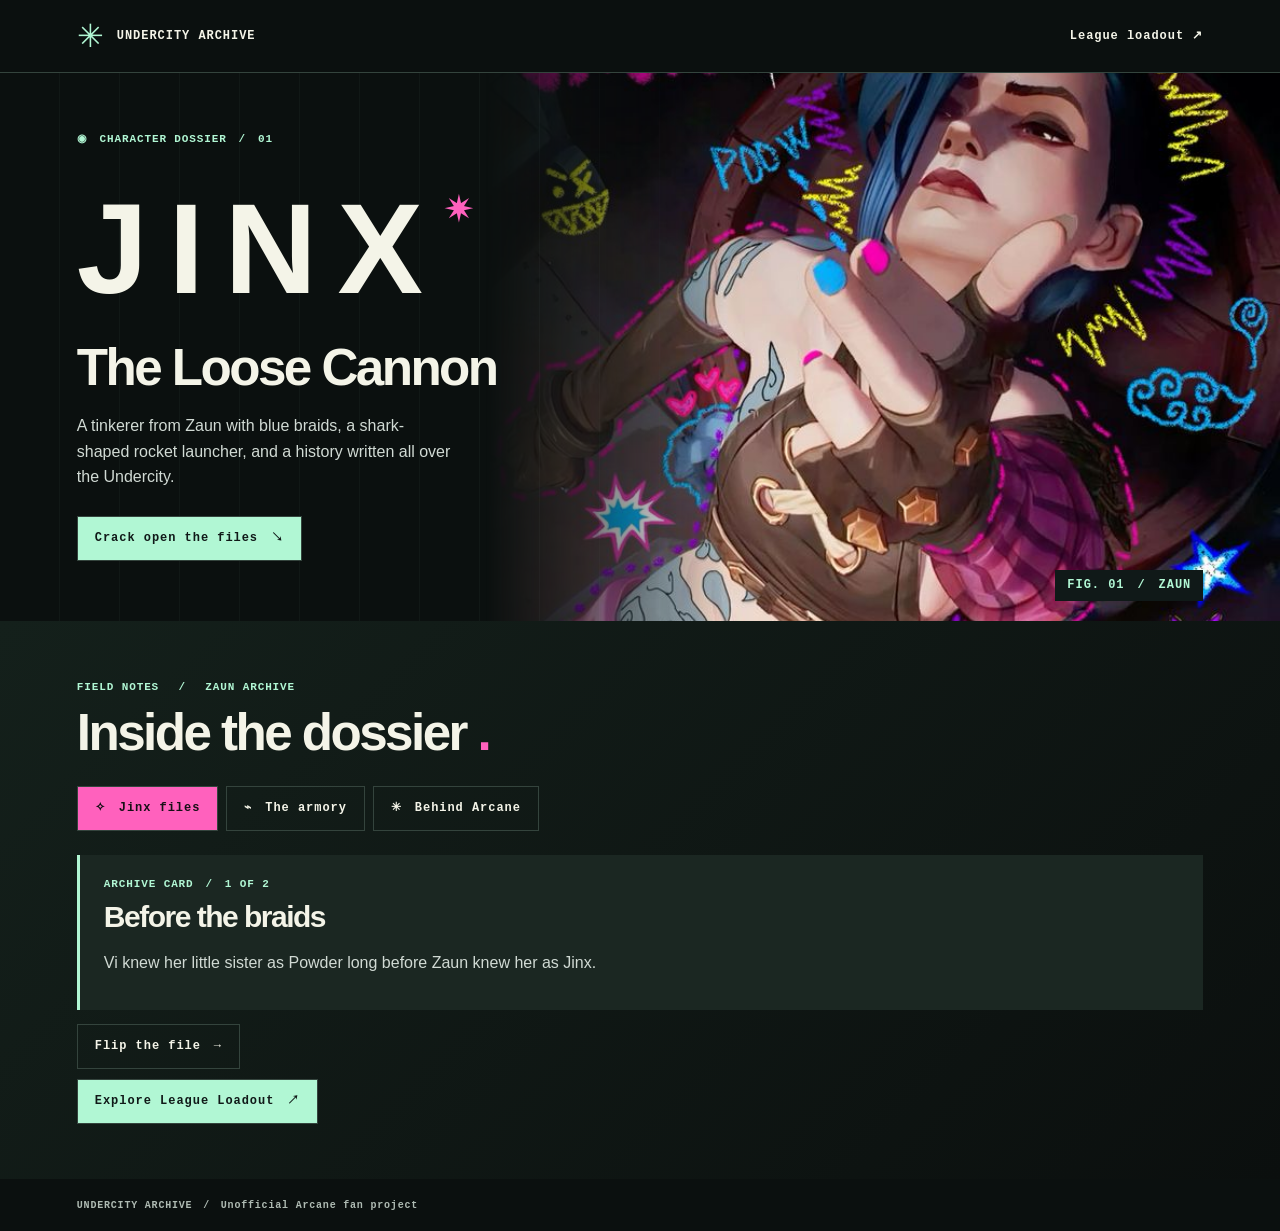
<file: index.html>
<!doctype html>
<html lang="en">
  <head>
    <meta charset="utf-8">
    <meta name="viewport" content="width=device-width,initial-scale=1">
    <title>Jinx • Undercity Archive</title>
    <link rel="stylesheet" href="style.css?v=dossier-title-2">
  </head>
  <body>
    <header>
      <b>
        <i>✳</i>
        UNDERCITY ARCHIVE
      </b>
      <a href="loadout.html">League loadout ↗</a>
    </header>
    <main>
      <section class="hero">
        <div class="portrait">
          <img src="jinx.png" alt="Jinx reaching forward amid neon graffiti">
          <span>FIG. 01　/　ZAUN</span>
        </div>
        <article>
          <small>◉　CHARACTER DOSSIER　/　01</small>
          <h1 class="dossier-title">JINX<span aria-hidden="true">✷</span></h1>
          <h2>The Loose Cannon</h2>
          <p>A tinkerer from Zaun with blue braids, a shark-shaped rocket launcher, and a history written all over the Undercity.</p>
          <a class="action" href="#files">Crack open the files　↘</a>
        </article>
      </section>
      <section id="files">
        <div class="heading">
          <small>FIELD NOTES　 /　 ZAUN ARCHIVE</small>
          <h2>
            Inside the dossier
            <span>.</span>
          </h2>
        </div>
        <nav aria-label="Choose a file">
          <button data-file="0" aria-pressed="true">✧　Jinx files</button>
          <button data-file="1">⌁　The armory</button>
          <button data-file="2">✳　Behind Arcane</button>
        </nav>
        <div class="card" aria-live="polite">
          <small id="count">
          </small>
          <h3 id="title">
          </h3>
          <p id="note">
          </p>
        </div>
        <button id="next">Flip the file　→</button>
        <nav aria-label="Continue exploring">
          <a class="action" href="loadout.html">Explore League Loadout　↗</a>
        </nav>
      </section>
    </main>
    <footer>UNDERCITY ARCHIVE　/　Unofficial Arcane fan project</footer>
    <script src="notes.js">
    </script>
  </body>
</html>
</file>
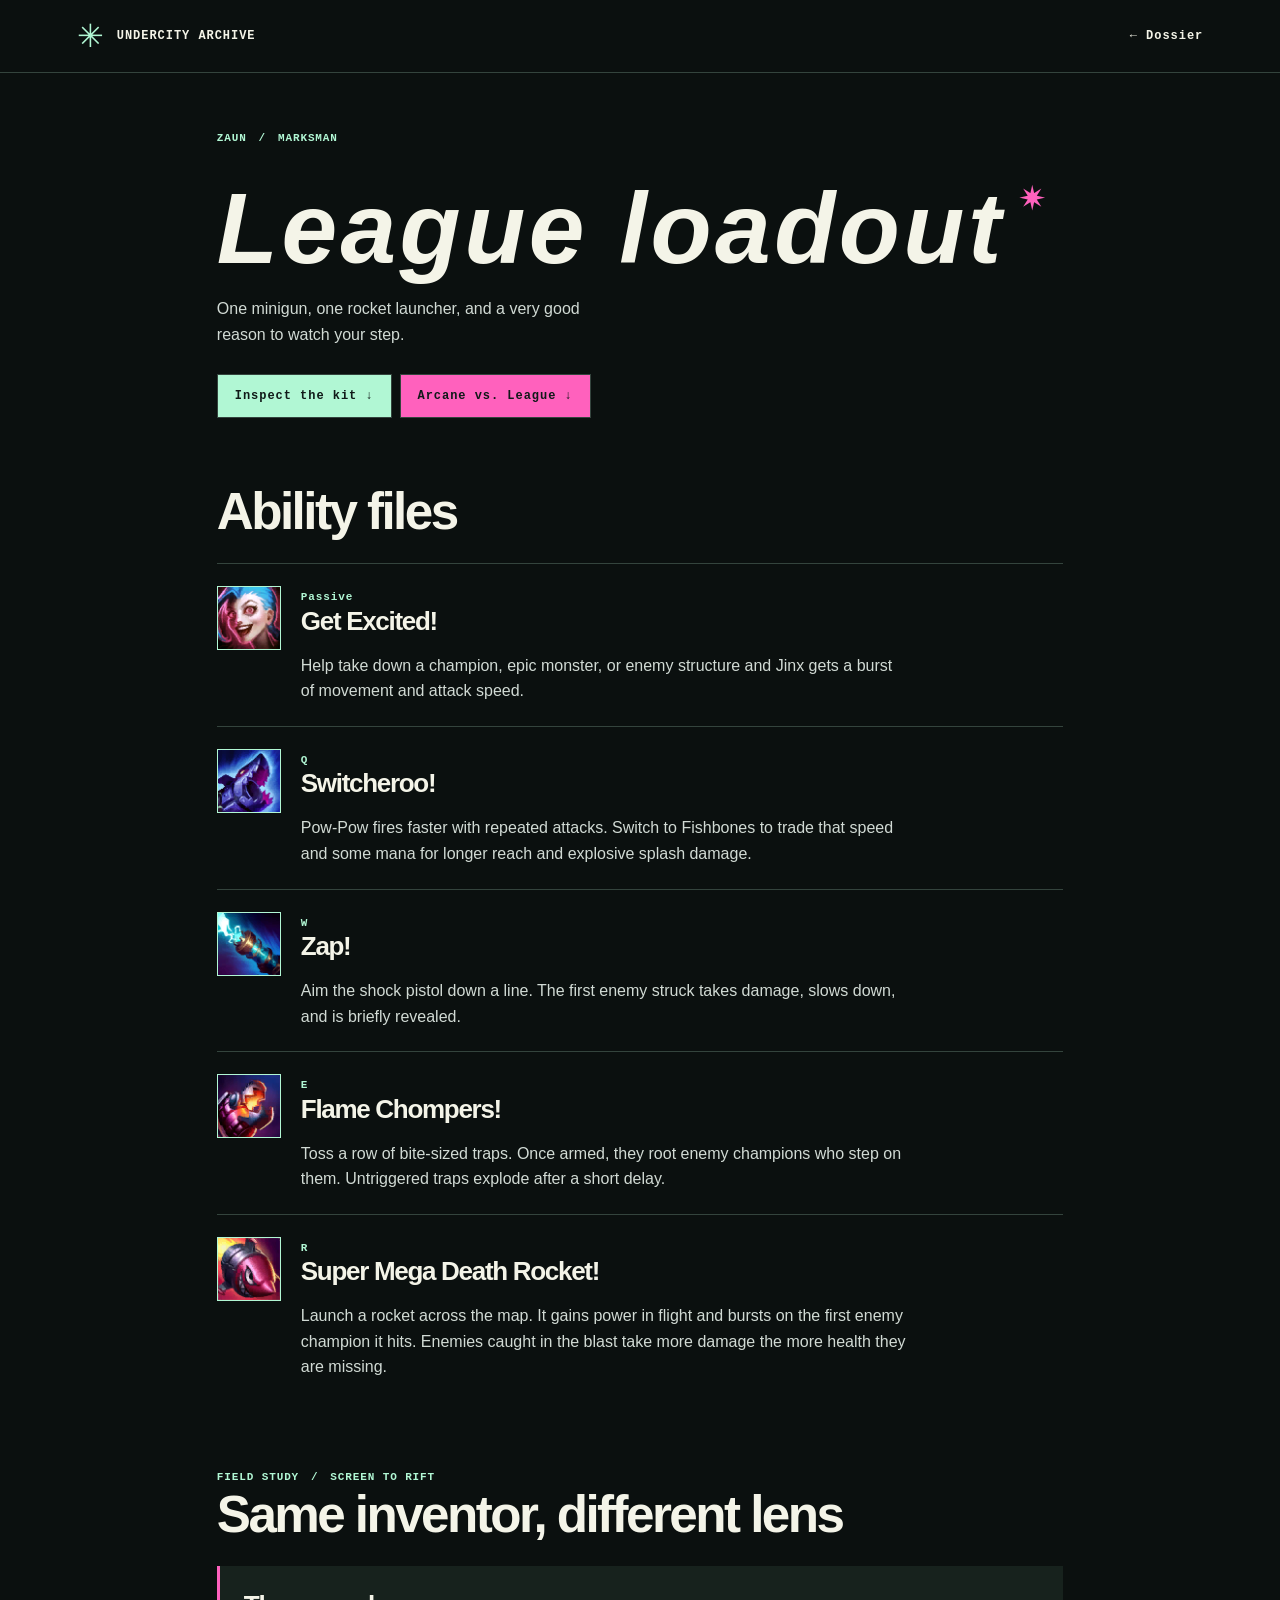
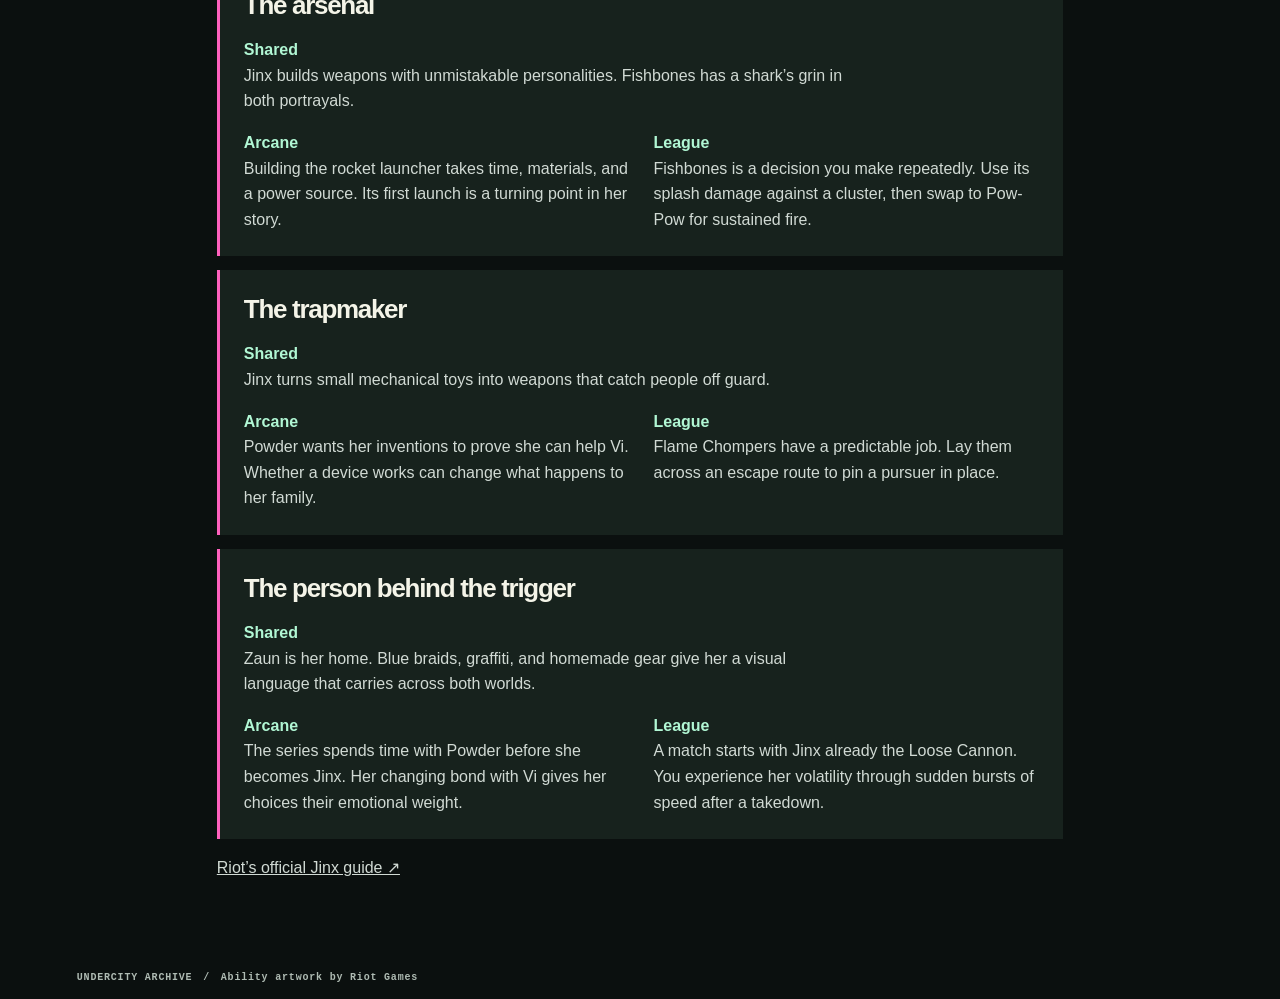
<file: loadout.html>
<!doctype html>
<html lang="en">
  <head>
    <meta charset="utf-8">
    <meta name="viewport" content="width=device-width, initial-scale=1">
    <title>League Loadout • Undercity Archive</title>
    <link rel="stylesheet" href="style.css">
    <link rel="stylesheet" href="loadout.css">
  </head>
  <body>
    <header>
      <b><i>✳</i> UNDERCITY ARCHIVE</b>
      <a href="index.html">← Dossier</a>
    </header>
    <main class="loadout">
      <small>ZAUN　/　MARKSMAN</small>
      <h1>League loadout<span>✷</span></h1>
      <p>One minigun, one rocket launcher, and a very good reason to watch your step.</p>
      <nav aria-label="Jump to section">
        <a class="action" href="#kit">Inspect the kit ↓</a>
        <a class="action compare-link" href="#compare">Arcane vs. League ↓</a>
      </nav>
      <section id="kit">
        <h2>Ability files</h2>
        <article class="ability">
          <img src="Jinx_Passive.png" width="64" height="64" alt="">
          <div>
            <small>Passive</small>
            <h3>Get Excited!</h3>
            <p>Help take down a champion, epic monster, or enemy structure and Jinx gets a burst of movement and attack speed.</p>
          </div>
        </article>
        <article class="ability">
          <img src="JinxQ.png" width="64" height="64" alt="">
          <div>
            <small>Q</small>
            <h3>Switcheroo!</h3>
            <p>Pow-Pow fires faster with repeated attacks. Switch to Fishbones to trade that speed and some mana for longer reach and explosive splash damage.</p>
          </div>
        </article>
        <article class="ability">
          <img src="JinxW.png" width="64" height="64" alt="">
          <div>
            <small>W</small>
            <h3>Zap!</h3>
            <p>Aim the shock pistol down a line. The first enemy struck takes damage, slows down, and is briefly revealed.</p>
          </div>
        </article>
        <article class="ability">
          <img src="JinxE.png" width="64" height="64" alt="">
          <div>
            <small>E</small>
            <h3>Flame Chompers!</h3>
            <p>Toss a row of bite-sized traps. Once armed, they root enemy champions who step on them. Untriggered traps explode after a short delay.</p>
          </div>
        </article>
        <article class="ability">
          <img src="JinxR.png" width="64" height="64" alt="">
          <div>
            <small>R</small>
            <h3>Super Mega Death Rocket!</h3>
            <p>Launch a rocket across the map. It gains power in flight and bursts on the first enemy champion it hits. Enemies caught in the blast take more damage the more health they are missing.</p>
          </div>
        </article>
      </section>
      <section id="compare">
        <small>FIELD STUDY　/　SCREEN TO RIFT</small>
        <h2>Same inventor, different lens</h2>
        <div class="study">
          <h3>The arsenal</h3>
          <p><strong>Shared</strong> Jinx builds weapons with unmistakable personalities. Fishbones has a shark’s grin in both portrayals.</p>
          <p><strong>Arcane</strong> Building the rocket launcher takes time, materials, and a power source. Its first launch is a turning point in her story.</p>
          <p><strong>League</strong> Fishbones is a decision you make repeatedly. Use its splash damage against a cluster, then swap to Pow-Pow for sustained fire.</p>
        </div>
        <div class="study">
          <h3>The trapmaker</h3>
          <p><strong>Shared</strong> Jinx turns small mechanical toys into weapons that catch people off guard.</p>
          <p><strong>Arcane</strong> Powder wants her inventions to prove she can help Vi. Whether a device works can change what happens to her family.</p>
          <p><strong>League</strong> Flame Chompers have a predictable job. Lay them across an escape route to pin a pursuer in place.</p>
        </div>
        <div class="study">
          <h3>The person behind the trigger</h3>
          <p><strong>Shared</strong> Zaun is her home. Blue braids, graffiti, and homemade gear give her a visual language that carries across both worlds.</p>
          <p><strong>Arcane</strong> The series spends time with Powder before she becomes Jinx. Her changing bond with Vi gives her choices their emotional weight.</p>
          <p><strong>League</strong> A match starts with Jinx already the Loose Cannon. You experience her volatility through sudden bursts of speed after a takedown.</p>
        </div>
      </section>
      <p><a href="https://www.leagueoflegends.com/en-us/champions/jinx/">Riot’s official Jinx guide ↗</a></p>
    </main>
    <footer>UNDERCITY ARCHIVE　/　Ability artwork by Riot Games</footer>
  </body>
</html>
</file>
<file: style.css>
:root {
  --pink: #ff61bd;
  --mint: #b1f7d4;
  --line: #34443d;
  color-scheme: dark;
}

* {
  box-sizing: border-box;
}

html {
  scroll-behavior: smooth;
}

body {
  margin: 0;
  background: #0b100f;
  color: #f4f4e8;
  font: 16px Arial,sans-serif;
}

header,footer,small,button,.action,.portrait span {
  font: 700 12px/1.4 Consolas,monospace;
  letter-spacing: .08em;
}

header,footer {
  padding: 20px 6vw;
  border-bottom: 1px solid var(--line);
}

header {
  display: flex;
  justify-content: space-between;
  align-items: center;
}

header b {
  display: flex;
  align-items: center;
  gap: 12px;
}

i {
  color: var(--mint);
  font: 32px/1 Arial;
}

a {
  color: inherit;
}

header a {
  text-decoration: none;
}

.hero {
  position: relative;
  isolation: isolate;
  min-height: 540px;
  display: flex;
  align-items: center;
  overflow: hidden;
  background: repeating-linear-gradient(90deg,transparent 0 59px,#17201d 60px);
}

.portrait {
  position: absolute;
  inset: 0 0 0 38%;
  z-index: -1;
}

.portrait img {
  width: 100%;
  height: 100%;
  object-fit: cover;
  object-position: 50% 42%;
  mask-image: linear-gradient(90deg,transparent,#000 30%);
}

.portrait span {
  position: absolute;
  bottom: 20px;
  right: 6vw;
  background: #101918;
  padding: 7px 12px;
  color: var(--mint);
}

article {
  padding: 55px 0 60px 6vw;
  width: 47%;
}

small {
  color: var(--mint);
  font-size: 11px;
}

h1 {
  position: relative;
  font: italic 700 clamp(88px, 12vw, 180px)/1.06 Arial, sans-serif;
  letter-spacing: .035em;
  margin: 32px 0 18px;
  width: max-content;
}

h1 span {
  position: absolute;
  right: -.9em;
  top: -.22em;
  font: 400 .34em Arial;
  color: var(--pink);
}

h2,h3 {
  margin: 0;
  letter-spacing: -.05em;
}

h2 {
  font-size: clamp(30px,4vw,60px);
}

p {
  max-width: 42ch;
  line-height: 1.6;
  color: #d1dad4;
}

.action,button {
  display: inline-block;
  padding: 13px 17px;
  text-decoration: none;
  border: 1px solid var(--line);
  cursor: pointer;
  background: transparent;
  color: inherit;
}

.action {
  background: var(--mint);
  color: #101918;
  margin-top: 10px;
}

.action:hover,button:hover,button[aria-pressed=true] {
  background: var(--pink);
  color: #151015;
}

#files {
  padding: 55px 6vw;
  background: linear-gradient(135deg,#14201b,#0b0f0e);
}

.heading h2 {
  margin: 8px 0 24px;
}

.heading span {
  color: var(--pink);
}

nav {
  display: flex;
  flex-wrap: wrap;
  gap: 8px;
}

.card {
  border-left: 3px solid var(--mint);
  padding: 18px 24px;
  margin: 24px 0 14px;
  background: #1b2722;
}

.card p {
  max-width: 70ch;
}

.card h3 {
  font-size: 30px;
  margin-top: 8px;
}

footer {
  font-size: 10px;
  color: #afbbb3;
}

@media(max-width:700px) {
  .hero {
    display: flex;
    flex-direction: column;
  }

  .portrait {
    position: relative;
    inset: auto;
    width: 100%;
    height: 52vh;
    z-index: 0;
  }

  .portrait img {
    mask-image: none;
  }

  article {
    width: 100%;
    padding: 28px 6vw;
  }

  h1 {
    margin: 18px 0 12px;
  }

  .card {
    min-height: 190px;
  }

}

@media(prefers-reduced-motion:reduce) {
  html {
    scroll-behavior: auto;
  }

}

/* Keep all four letters distinct, even on a narrow screen. */
.dossier-title {
  display: flex;
  align-items: flex-start;
  font-family: Arial, sans-serif;
  font-style: normal;
  font-weight: 600;
  font-size: clamp(56px, 10vw, 144px);
  line-height: 1.1;
  letter-spacing: .16em;
}

.dossier-title span {
  position: static;
  margin-top: .18em;
  font-size: .3em;
  letter-spacing: normal;
}
</file>
<file: loadout.css>
/* Page layout */
.loadout {
  max-width: 1000px;
  margin: auto;
  padding: 54px 6vw;
}
.loadout h1 {
  width: auto;
  font-size: clamp(46px, 8vw, 100px);
  line-height: 1;
}
.loadout h1 span {
  position: static;
  vertical-align: top;
  margin-left: .4em;
}
.loadout section {
  margin-top: 64px;
  scroll-margin-top: 20px;
}
.loadout h2 {
  margin-bottom: 22px;
}
.compare-link {
  background: var(--pink);
}
/* Individual ability files */
.ability {
  display: flex;
  width: auto;
  gap: 20px;
  align-items: flex-start;
  padding: 22px 0;
  border-top: 1px solid var(--line);
}
.ability img {
  border: 1px solid var(--mint);
}
.ability p,
.study p {
  max-width: 68ch;
  margin-bottom: 0;
}
.ability h3,
.study h3 {
  font-size: 26px;
}
/* Screen-to-Rift comparisons */
.study {
  margin: 14px 0;
  padding: 24px;
  background: #17221d;
  border-left: 3px solid var(--pink);
}
.study strong {
  display: block;
  color: var(--mint);
}
@media (min-width: 720px) {
  .study {
    display: grid;
    grid-template-columns: repeat(2, minmax(0, 1fr));
    column-gap: 24px;
  }
  .study h3,
  .study p:first-of-type {
    grid-column: 1 / -1;
  }
}
</file>
